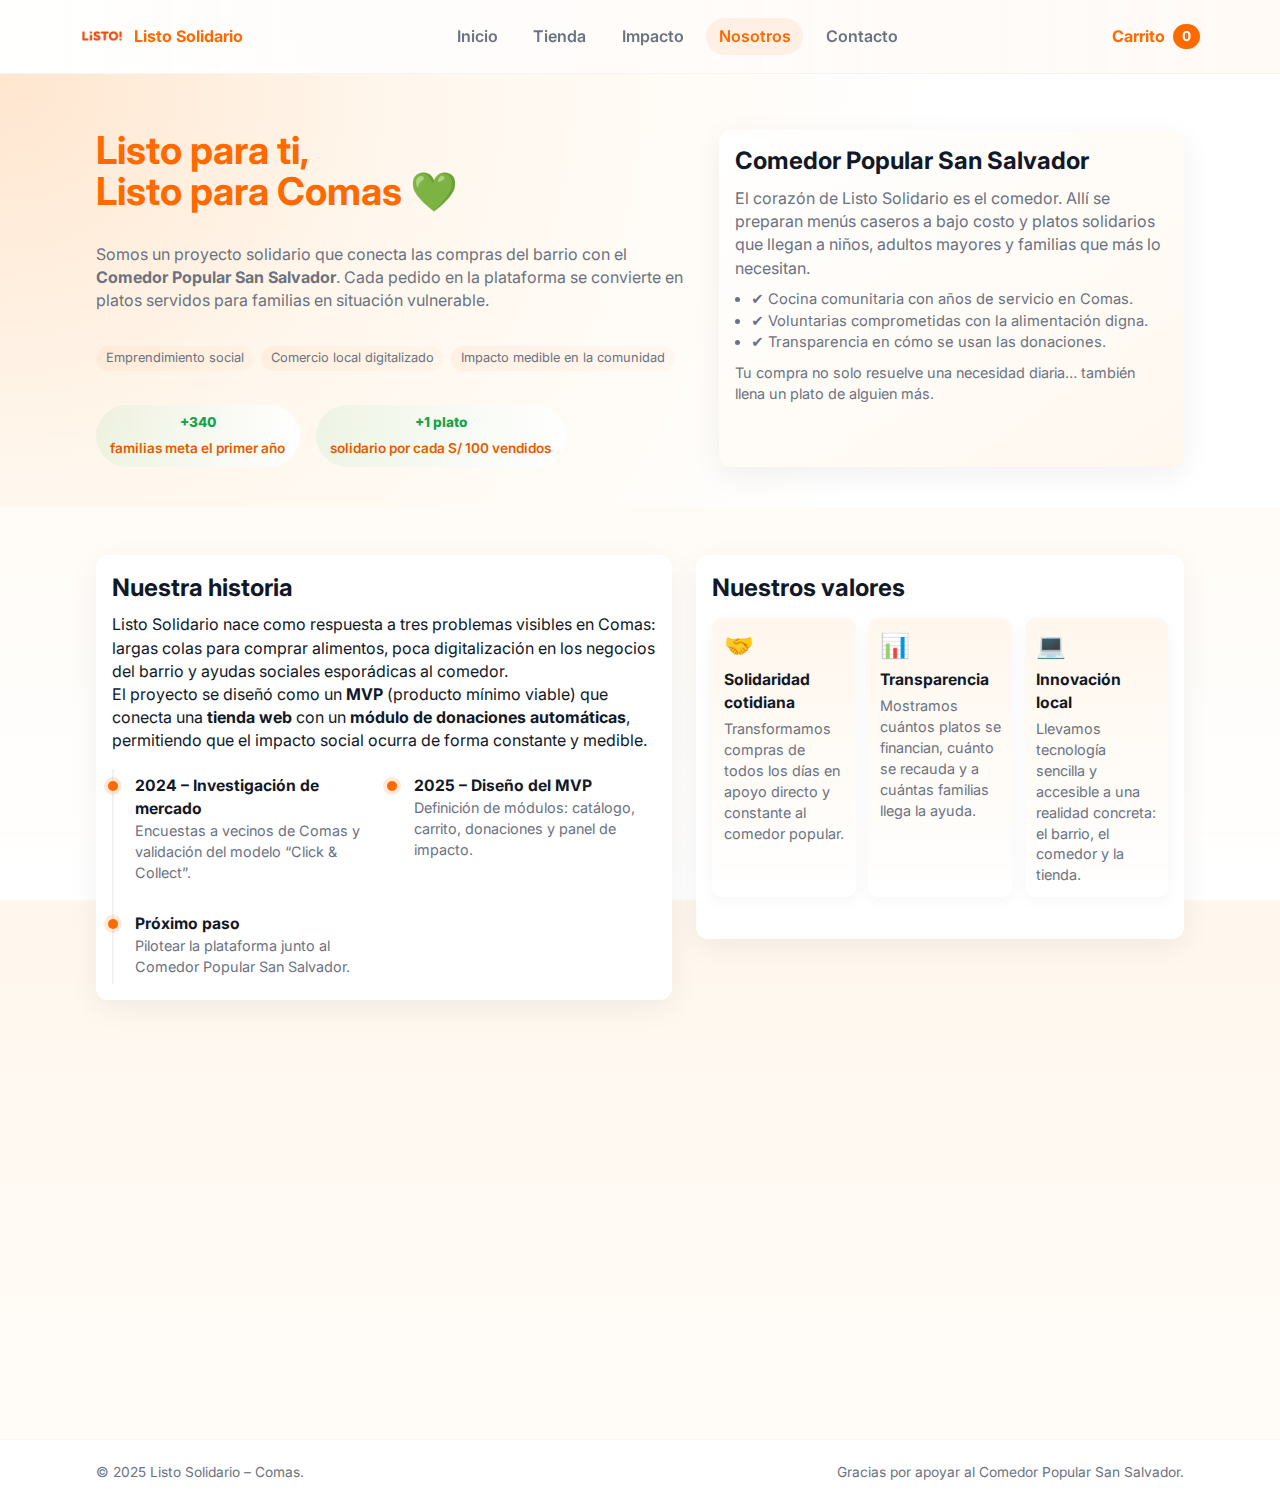
<file: nosotros.html>
<!DOCTYPE html>
<html lang="es">
<head>
  <meta charset="UTF-8">
  <title>Listo Solidario | Nosotros</title>
  <meta name="viewport" content="width=device-width, initial-scale=1.0">
  <link rel="stylesheet" href="assets/css/reset.css">
  <link rel="stylesheet" href="assets/css/styles.css">
  <link rel="preconnect" href="https://fonts.googleapis.com">
  <link rel="preconnect" href="https://fonts.gstatic.com" crossorigin>
  <link href="https://fonts.googleapis.com/css2?family=Inter:wght@300;400;600;700;800&display=swap" rel="stylesheet">
  <meta name="theme-color" content="#ff6a00">
</head>
<body data-page="about">
  <header class="main-header">
    <div class="container header-content">
      <a href="index.html" class="logo">
        <img src="assets/img/logoListo.png" alt="Logo Listo Solidario">
        <span>Listo Solidario</span>
      </a>

      <nav class="main-nav" id="mainNav">
        <a href="index.html" class="nav-link">Inicio</a>
        <a href="tienda.html" class="nav-link">Tienda</a>
        <a href="impacto.html" class="nav-link">Impacto</a>
        <a href="nosotros.html" class="nav-link active">Nosotros</a>
        <a href="contacto.html" class="nav-link">Contacto</a>
      </nav>

      <button class="burger" id="burgerBtn" aria-label="Abrir menú">
        ☰
      </button>

      <a href="tienda.html" class="cart-link">
        <span>Carrito</span>
        <span id="cartCount" class="cart-count">0</span>
      </a>
    </div>
  </header>

  <main>
    <!-- Hero Nosotros -->
    <section class="section about-hero">
      <div class="container about-hero-grid">
        <div class="about-hero-text">
          <h1>Listo para ti,<br>Listo para Comas 💚</h1>
          <p>
            Somos un proyecto solidario que conecta las compras del barrio con el
            <strong>Comedor Popular San Salvador</strong>. Cada pedido en la plataforma
            se convierte en platos servidos para familias en situación vulnerable.
          </p>

          <div class="hero-badges">
            <span>Emprendimiento social</span>
            <span>Comercio local digitalizado</span>
            <span>Impacto medible en la comunidad</span>
          </div>

          <div class="about-pill-row">
            <div class="about-pill">
              <span class="about-pill-label">+340</span>
              <span>familias meta el primer año</span>
            </div>
            <div class="about-pill">
              <span class="about-pill-label">+1 plato</span>
              <span>solidario por cada S/ 100 vendidos</span>
            </div>
          </div>
        </div>

        <div class="about-hero-card card">
          <h2>Comedor Popular San Salvador</h2>
          <p>
            El corazón de Listo Solidario es el comedor. Allí se preparan menús caseros
            a bajo costo y platos solidarios que llegan a niños, adultos mayores y
            familias que más lo necesitan.
          </p>
          <ul class="about-highlight-list">
            <li>✔ Cocina comunitaria con años de servicio en Comas.</li>
            <li>✔ Voluntarias comprometidas con la alimentación digna.</li>
            <li>✔ Transparencia en cómo se usan las donaciones.</li>
          </ul>
          <p class="about-note">
            Tu compra no solo resuelve una necesidad diaria… también llena un plato
            de alguien más.
          </p>
        </div>
      </div>
    </section>

    <!-- Historia + Valores -->
    <section class="section">
      <div class="container about-grid">
        <article class="card about-block">
          <h2>Nuestra historia</h2>
          <p>
            Listo Solidario nace como respuesta a tres problemas visibles en Comas:
            largas colas para comprar alimentos, poca digitalización en los negocios
            del barrio y ayudas sociales esporádicas al comedor.
          </p>
          <p>
            El proyecto se diseñó como un <strong>MVP</strong> (producto mínimo viable)
            que conecta una <strong>tienda web</strong> con un
            <strong>módulo de donaciones automáticas</strong>,
            permitiendo que el impacto social ocurra de forma constante y medible.
          </p>

          <ul class="timeline">
            <li>
              <span class="timeline-dot"></span>
              <div>
                <h3>2024 – Investigación de mercado</h3>
                <p>Encuestas a vecinos de Comas y validación del modelo “Click & Collect”.</p>
              </div>
            </li>
            <li>
              <span class="timeline-dot"></span>
              <div>
                <h3>2025 – Diseño del MVP</h3>
                <p>Definición de módulos: catálogo, carrito, donaciones y panel de impacto.</p>
              </div>
            </li>
            <li>
              <span class="timeline-dot"></span>
              <div>
                <h3>Próximo paso</h3>
                <p>Pilotear la plataforma junto al Comedor Popular San Salvador.</p>
              </div>
            </li>
          </ul>
        </article>

        <article class="card about-block">
          <h2>Nuestros valores</h2>
          <div class="values-grid">
            <div class="value-card">
              <span class="value-icon">🤝</span>
              <h3>Solidaridad cotidiana</h3>
              <p>
                Transformamos compras de todos los días en apoyo directo y
                constante al comedor popular.
              </p>
            </div>
            <div class="value-card">
              <span class="value-icon">📊</span>
              <h3>Transparencia</h3>
              <p>
                Mostramos cuántos platos se financian, cuánto se recauda
                y a cuántas familias llega la ayuda.
              </p>
            </div>
            <div class="value-card">
              <span class="value-icon">💻</span>
              <h3>Innovación local</h3>
              <p>
                Llevamos tecnología sencilla y accesible a una realidad
                concreta: el barrio, el comedor y la tienda.
              </p>
            </div>
          </div>
        </article>
      </div>
    </section>

    <!-- Equipo -->
    <section class="section">
      <div class="container">
        <h2 class="section-title">Equipo detrás de Listo Solidario</h2>
        <p class="section-subtitle">
          Un equipo multidisciplinario que combina tecnología, gestión social y comunicación.
        </p>

        <div class="team-grid">
          <article class="team-card card">
            <div class="team-avatar">PM</div>
            <div>
              <h3>Jefe de Proyecto</h3>
              <p>
                Coordina el avance del proyecto, los hitos con el comedor y el
                cumplimiento de los objetivos sociales y tecnológicos.
              </p>
            </div>
          </article>

          <article class="team-card card">
            <div class="team-avatar">DEV</div>
            <div>
              <h3>Desarrollador Full Stack</h3>
              <p>
                Construye la plataforma, integra el carrito y asegura que la
                experiencia sea rápida y estable.
              </p>
            </div>
          </article>

          <article class="team-card card">
            <div class="team-avatar">UX</div>
            <div>
              <h3>Diseño UX/UI</h3>
              <p>
                Diseña pantallas claras, accesibles y pensadas para el uso
                desde el celular en Comas.
              </p>
            </div>
          </article>

          <article class="team-card card">
            <div class="team-avatar">DATA</div>
            <div>
              <h3>Investigación & Datos</h3>
              <p>
                Analiza las encuestas, mide el impacto y traduce los números en
                decisiones para mejorar el MVP.
              </p>
            </div>
          </article>
        </div>
      </div>
    </section>
  </main>

  <footer class="main-footer">
    <div class="container footer-grid">
      <p>&copy; 2025 Listo Solidario – Comas.</p>
      <p>Gracias por apoyar al Comedor Popular San Salvador.</p>
    </div>
  </footer>

  <script src="assets/js/main.js"></script>
</body>
</html>
</file>
<file: assets/css/styles.css>
:root {
  --color-bg: linear-gradient(180deg,#fff7ed 0%, #fff 100%);
  --surface: #ffffff;
  --glass: rgba(255,255,255,0.7);
  --color-primary: #ff6a00; /* naranja principal */
  --color-primary-600: #e65a00;
  --color-accent: #ff9a3c; /* tono cálido para acentos */
  --muted: #6b7280;
  --text: #111827;
  --radius-lg: 1.2rem;
  --radius-md: 0.75rem;
  --card-shadow: 0 8px 30px rgba(16,24,40,0.06);
  --glass-shadow: 0 6px 22px rgba(16,24,40,0.06);
}

/* Typography and base */
html,body{height:100%;}
body{
  font-family: 'Inter', system-ui, -apple-system, 'Segoe UI', Roboto, sans-serif;
  background: var(--color-bg);
  color: var(--text);
  -webkit-font-smoothing:antialiased;
  -moz-osx-font-smoothing:grayscale;
  line-height:1.45;
}

.container{max-width:1120px;margin:0 auto;padding:0 1rem;width:100%;}

/* Header */
.main-header{
  position:sticky;top:0;z-index:40;
  backdrop-filter: blur(6px);
  background: linear-gradient(90deg, rgba(255,255,255,0.9), rgba(255,250,248,0.8));
  border-bottom: 1px solid rgba(15,23,42,0.04);
}
.header-content{display:flex;align-items:center;justify-content:space-between;gap:1rem;padding:0.9rem 0}
.logo{display:flex;align-items:center;gap:0.6rem;text-decoration:none;color:var(--color-primary);font-weight:700}
.logo img{width:44px;height:44px;object-fit:contain;border-radius:10px}

.main-nav{display:flex;gap:0.6rem;align-items:center}
.nav-link{padding:0.45rem 0.8rem;border-radius:999px;text-decoration:none;color:var(--muted);font-weight:600;transition:all .18s ease}
.nav-link:hover{transform:translateY(-2px);color:var(--color-primary)}
.nav-link.active{background:rgba(255,106,0,0.08);color:var(--color-primary)}

.cart-link{display:flex;align-items:center;gap:0.5rem;color:var(--color-primary);font-weight:700;text-decoration:none}
.cart-link:hover .cart-count{transform:scale(1.06);}
.cart-count{background:var(--color-primary);color:#fff;border-radius:999px;padding:0.18rem 0.55rem;font-size:0.85rem;display:inline-block;min-width:26px;text-align:center;transition:transform .25s ease}
.cart-count.pulse{animation:cartPulse .9s cubic-bezier(.2,.9,.3,1)}

@keyframes cartPulse{0%{transform:scale(1)}40%{transform:scale(1.25)}100%{transform:scale(1)}}

.burger{display:none;background:none;border:0;font-size:1.35rem;padding:0.25rem;border-radius:8px;cursor:pointer}
.burger.is-open{transform:rotate(90deg)}

/* Sections */
.section{padding:3rem 0}
.section-title{font-size:1.9rem;margin-bottom:.6rem}
.section-subtitle{color:var(--muted);margin-bottom:1rem}

/* Hero */
.hero{padding:3rem 0;background:linear-gradient(135deg,#fff7ed 0%, #fff 60%)}
.hero-grid{display:grid;grid-template-columns:1.1fr .9fr;gap:2rem;align-items:center}
.hero-text h1{font-size:2.6rem;color:var(--color-primary);line-height:1.05}
.hero-text p{color:var(--muted)}
.hero-actions{display:flex;gap:.8rem;flex-wrap:wrap}
.hero-badges{display:flex;gap:.5rem;flex-wrap:wrap}
.hero-badges span{font-size:.8rem;padding:.2rem .6rem;border-radius:999px;background:linear-gradient(90deg,rgba(255,106,0,0.06),rgba(255,150,60,0.04));color:var(--muted)}
.hero-image img{border-radius:var(--radius-lg);box-shadow:var(--card-shadow);width:100%;height:auto}

/* Buttons */
.btn-primary{background:linear-gradient(90deg,var(--color-primary),var(--color-primary-600));color:#fff;border:0;padding:.7rem 1.1rem;border-radius:999px;cursor:pointer;font-weight:700;box-shadow:0 6px 18px rgba(255,106,0,0.12);transition:transform .18s ease,box-shadow .18s}
.btn-primary:hover{transform:translateY(-3px);box-shadow:0 18px 40px rgba(16,24,40,0.12)}
.btn-outline{background:transparent;border:1px solid rgba(255,106,0,0.12);padding:.6rem 1rem;border-radius:999px;color:var(--color-accent);font-weight:700}
.full-width{width:100%}

/* Cards and grids */
.card{background:var(--surface);border-radius:var(--radius-md);padding:1rem;box-shadow:var(--card-shadow)}
.grid-3{display:grid;grid-template-columns:repeat(3,1fr);gap:1.25rem}

/* Product grid */
.store-grid{display:grid;grid-template-columns:1.7fr 1.1fr;gap:1.5rem;align-items:start}
.products-grid{display:grid;grid-template-columns:repeat(2,1fr);gap:1rem}
.product-card{background:linear-gradient(180deg,#fff,#fff);border-radius:.9rem;padding:.8rem;display:flex;flex-direction:column;gap:.5rem;transition:transform .22s cubic-bezier(.2,.9,.3,1),box-shadow .22s}
.product-card:hover{transform:translateY(-6px) scale(1.01);box-shadow:0 20px 40px rgba(16,24,40,0.08)}
.product-card img{border-radius:.7rem;height:160px;object-fit:cover;width:100%}
.product-name{font-weight:700}
.product-price{color:var(--color-accent);font-weight:800}
.product-meta{color:var(--muted);font-size:.9rem}

/* ===== CARRITO / LATERAL DERECHA ===== */

.store-cart{
  position:sticky;
  top:5rem;
  background:linear-gradient(180deg,rgba(255,255,255,0.96),#fff);
  padding:1.2rem 1.1rem 1.3rem;
  border-radius:var(--radius-md);
  box-shadow:var(--glass-shadow);
  border:1px solid rgba(15,23,42,0.04);
  display:flex;
  flex-direction:column;
  gap:0.7rem;
}

/* título del carrito */
.store-cart h2{
  font-size:1.1rem;
  font-weight:800;
  display:flex;
  align-items:center;
  gap:.4rem;
  margin-bottom:.2rem;
}
.store-cart h2::before{
  content:"🛒";
  font-size:1.1rem;
}

/* Mensaje carrito vacío */
.empty-cart{
  background:rgba(249,250,251,0.9);
  border-radius:.7rem;
  padding:.6rem .75rem;
  font-size:.9rem;
  color:var(--muted);
  display:flex;
  align-items:center;
  gap:.4rem;
}
.empty-cart::before{
  content:"✨";
}

/* Tabla del carrito */
.cart-table{
  width:100%;
  border-collapse:collapse;
  margin-top:.3rem;
  margin-bottom:.3rem;
}
.cart-table thead{
  position:sticky;
  top:0;
  background:linear-gradient(90deg,#fff7ed,#ffffff);
  z-index:1;
}
.cart-table th,
.cart-table td{
  font-size:.86rem;
  padding:.35rem .15rem;
  text-align:left;
  border-bottom:1px dashed rgba(148,163,184,0.35);
}
.cart-table th{
  font-weight:700;
  color:var(--muted);
}
.cart-table tbody tr{
  transition:background .15s ease, transform .12s ease;
}
.cart-table tbody tr:hover{
  background:rgba(255,247,237,0.6);
  transform:translateY(-1px);
}

/* Cantidad */
.cart-qty{
  width:3rem;
  padding:.25rem .3rem;
  border-radius:999px;
  border:1px solid rgba(148,163,184,0.7);
  font-size:.8rem;
  text-align:center;
  outline:none;
  transition:border .15s ease, box-shadow .15s ease, background .15s;
}
.cart-qty:focus{
  border-color:var(--color-primary);
  box-shadow:0 0 0 1px rgba(255,106,0,0.28);
  background:#fff;
}

/* Botón eliminar */
.cart-remove-btn{
  background:rgba(248,250,252,0.6);
  border:0;
  color:#9ca3af;
  cursor:pointer;
  font-size:1.15rem;
  border-radius:999px;
  width:1.8rem;
  height:1.8rem;
  display:flex;
  align-items:center;
  justify-content:center;
  transition:background .15s ease, transform .15s ease, color .15s ease;
}
.cart-remove-btn:hover{
  background:rgba(239,68,68,0.07);
  color:#ef4444;
  transform:scale(1.05);
}

/* Resumen y totales */
.cart-summary{
  margin-top:.6rem;
  padding-top:.5rem;
  border-top:1px solid rgba(148,163,184,0.4);
  display:flex;
  flex-direction:column;
  gap:.4rem;
}
.cart-summary p{
  display:flex;
  align-items:center;
  justify-content:space-between;
  font-size:.92rem;
}
.cart-summary .amount{
  font-variant-numeric:tabular-nums;
}
.cart-summary .strong{
  font-weight:800;
}

/* franja total */
.cart-total{
  margin-top:.25rem;
  padding:.45rem .6rem;
  border-radius:.7rem;
  background:linear-gradient(90deg,rgba(255,106,0,0.09),rgba(255,154,60,0.12));
  font-weight:700;
}

/* Caja de donación */
.donation-box{
  background:linear-gradient(135deg,rgba(255,106,0,0.06),rgba(255,247,237,0.9));
  padding:.75rem .8rem;
  border-radius:.8rem;
  margin:.4rem 0 .5rem;
  border:1px solid rgba(251,146,60,0.3);
  box-shadow:0 4px 14px rgba(251,146,60,0.12);
}
.donation-box h3{
  font-size:.95rem;
  margin-bottom:.4rem;
  display:flex;
  align-items:center;
  gap:.35rem;
}
.donation-box h3::before{
  content:"💚";
}
.donation-option{
  display:flex;
  align-items:center;
  gap:.4rem;
  font-size:.86rem;
  padding:.25rem .35rem;
  border-radius:.6rem;
  cursor:pointer;
  transition:background .15s ease, transform .08s;
}
.donation-option input{
  accent-color:var(--color-primary);
}
.donation-option:hover{
  background:rgba(255,255,255,0.8);
  transform:translateY(-1px);
}

/* campos extra donación */
.donation-extra{
  margin:.25rem 0 .2rem 1.85rem;
  display:flex;
  flex-direction:column;
  gap:.2rem;
}
.donation-extra input{
  width:100%;
  max-width:140px;
  border-radius:999px;
  border:1px solid rgba(148,163,184,0.9);
  padding:.3rem .55rem;
  font-size:.85rem;
  outline:none;
  font-variant-numeric:tabular-nums;
}
.donation-extra input:focus{
  border-color:var(--color-primary);
  box-shadow:0 0 0 1px rgba(255,106,0,0.26);
}
.donation-extra small{
  font-size:.75rem;
  color:var(--muted);
}

.hidden{display:none;}

/* Mensaje de pedido */
.order-message{
  margin-top:.4rem;
  font-size:.86rem;
  min-height:1.2rem;
}

/* Botón confirmar */
#btnConfirmOrder{
  margin-top:.3rem;
}

/* Impact */
.impact-number{font-size:1.9rem;font-weight:800;color:var(--color-primary);margin:.3rem 0}

/* Forms */
.contact-form input,.contact-form textarea{border-radius:.6rem;border:1px solid rgba(15,23,42,0.06);padding:.6rem;font-size:.95rem}

/* Reveal animations */
.reveal{opacity:0;transform:translateY(8px);transition:opacity .6s ease,transform .6s cubic-bezier(.2,.9,.3,1)}
.reveal.visible{opacity:1;transform:none}

/* Footer */
.main-footer{
  border-top:1px solid rgba(15,23,42,0.04);
  padding:1.4rem 0 1.8rem;
  background:#fff;
}
.footer-grid{
  display:flex;
  flex-wrap:wrap;
  justify-content:space-between;
  gap:.4rem;
  font-size:.86rem;
  color:var(--muted);
}

/* Responsive */
@media (max-width:880px){
  .hero-grid,.highlight-grid,.store-grid,.about-grid,.contact-grid{grid-template-columns:1fr}
  .products-grid{grid-template-columns:1fr}
  .grid-3{grid-template-columns:1fr}
  .store-cart{
    position:static;
    order:-1;
  }
  .main-nav{position:absolute;top:64px;left:0;right:0;background:var(--surface);flex-direction:column;padding:0.7rem 1rem;border-bottom:1px solid rgba(15,23,42,0.04);display:none}
  .main-nav.open{display:flex}
  .burger{display:block}
}

@media (prefers-reduced-motion:reduce){
  .reveal{transition:none!important}
  .product-card,.btn-primary,.cart-count{transition:none!important}
}

/* Small helpers */
.muted{color:var(--muted)}

/* ===================== */
/* CART & DONATION 2.0   */
/* ===================== */

.store-cart {
  position: sticky;
  top: 5rem;
  background: radial-gradient(circle at top left, #fff7ed 0, #ffffff 55%);
  padding: 1.1rem 1rem 1.2rem;
  border-radius: 1rem;
  box-shadow: var(--glass-shadow);
  border: 1px solid rgba(15, 23, 42, 0.04);
}

.store-cart h2 {
  display: flex;
  align-items: center;
  justify-content: space-between;
  gap: 0.4rem;
  font-size: 1.05rem;
  font-weight: 700;
  margin-bottom: 0.4rem;
}

.store-cart h2::after {
  content: "🛒";
  font-size: 1.1rem;
}

/* Mensaje carrito vacío */
.empty-cart {
  font-size: 0.9rem;
  color: var(--muted);
  padding: 0.6rem 0.8rem;
  border-radius: 0.7rem;
  background: rgba(15, 23, 42, 0.02);
  margin-bottom: 0.6rem;
}

/* Tabla del carrito */
.cart-table {
  width: 100%;
  border-collapse: collapse;
  margin-bottom: 0.75rem;
}

.cart-table thead th {
  text-align: left;
  font-size: 0.8rem;
  font-weight: 600;
  color: var(--muted);
  padding: 0.35rem 0;
  border-bottom: 1px solid rgba(15, 23, 42, 0.06);
}

.cart-table tbody td {
  font-size: 0.9rem;
  padding: 0.35rem 0;
  border-bottom: 1px dashed rgba(15, 23, 42, 0.05);
  vertical-align: middle;
}

.cart-row:hover {
  background: linear-gradient(
    90deg,
    rgba(255, 106, 0, 0.02),
    rgba(255, 150, 60, 0.02)
  );
}

/* Nombre y precio */
.cart-item-name span {
  font-weight: 500;
}

.cart-item-price {
  font-weight: 600;
  color: var(--color-accent);
}

/* Input cantidad */
.cart-qty-wrapper {
  display: inline-flex;
  align-items: center;
  gap: 0.25rem;
  border-radius: 999px;
  padding: 0.1rem 0.35rem;
  background: rgba(15, 23, 42, 0.02);
}

.cart-qty {
  width: 3rem;
  border: none;
  background: transparent;
  text-align: center;
  font-size: 0.85rem;
  font-weight: 600;
  color: var(--text);
  outline: none;
}

.cart-qty:focus {
  box-shadow: 0 0 0 1px var(--color-primary-600);
  border-radius: 999px;
}

/* Botón eliminar */
.cart-item-action {
  text-align: right;
}

.cart-remove-btn {
  background: rgba(248, 113, 113, 0.05);
  border-radius: 999px;
  border: none;
  color: #b91c1c;
  width: 26px;
  height: 26px;
  cursor: pointer;
  display: inline-flex;
  align-items: center;
  justify-content: center;
  font-size: 1.1rem;
  transition: background 0.15s ease, transform 0.15s ease;
}

.cart-remove-btn:hover {
  background: rgba(248, 113, 113, 0.18);
  transform: translateY(-1px) scale(1.02);
}

/* Resumen */
.cart-summary {
  margin-top: 0.6rem;
  border-top: 1px solid rgba(15, 23, 42, 0.06);
  padding-top: 0.6rem;
  display: flex;
  flex-direction: column;
  gap: 0.35rem;
  font-size: 0.92rem;
}

.cart-summary .amount {
  font-weight: 600;
}

.cart-summary .strong {
  font-size: 1.05rem;
}

/* Caja de donación mejorada */
.donation-box {
  margin: 0.35rem 0 0.4rem;
  padding: 0.7rem 0.75rem;
  border-radius: 0.85rem;
  background: linear-gradient(
    135deg,
    rgba(255, 106, 0, 0.06),
    rgba(255, 150, 60, 0.03)
  );
  border: 1px solid rgba(255, 106, 0, 0.16);
}

.donation-box h3 {
  font-size: 0.95rem;
  margin-bottom: 0.4rem;
}

.donation-option {
  display: flex;
  align-items: center;
  gap: 0.4rem;
  font-size: 0.88rem;
  margin-bottom: 0.25rem;
  cursor: pointer;
}

.donation-option input[type="radio"] {
  accent-color: var(--color-primary);
}

.donation-extra {
  margin-left: 1.5rem;
  margin-bottom: 0.3rem;
}

.donation-extra input[type="number"] {
  width: 6rem;
  border-radius: 0.7rem;
  border: 1px solid rgba(15, 23, 42, 0.08);
  padding: 0.25rem 0.45rem;
  font-size: 0.85rem;
}

.donation-extra small {
  display: block;
  margin-top: 0.1rem;
  font-size: 0.78rem;
  color: var(--muted);
}

/* Mensaje de pedido */
.order-message {
  margin-top: 0.5rem;
  font-size: 0.86rem;
  min-height: 1.2em;
  opacity: 0;
  transform: translateY(4px);
  transition: opacity 0.3s ease, transform 0.3s ease;
}

.order-message-visible {
  opacity: 1;
  transform: none;
}

/* Botón confirmar en la tarjeta del carrito */
.store-cart .btn-primary.full-width {
  margin-top: 0.4rem;
}

/* Responsive tweaks: carrito abajo en móviles */
@media (max-width: 880px) {
  .store-cart {
    position: static;
    order: 2;
    margin-top: 1.5rem;
  }
}


/* ===========================
   NOSOTROS / ABOUT PAGE
   =========================== */

.about-hero {
  padding-top: 3.2rem;
  padding-bottom: 2.5rem;
  background: radial-gradient(circle at top left, #ffe6cf 0, #fff7ed 30%, #ffffff 70%);
}

.about-hero-grid {
  display: grid;
  grid-template-columns: minmax(0, 1.3fr) minmax(0, 1fr);
  gap: 2.5rem;
  align-items: center;
}

.about-hero h1 {
  font-size: 2.4rem;
  line-height: 1.08;
  color: var(--color-primary);
  margin-bottom: 0.75rem;
}

.about-hero p {
  color: var(--muted);
}

.about-hero-text {
  display: flex;
  flex-direction: column;
  gap: 1.1rem;
}

.about-pill {
  display: inline-flex;
  align-items: center;
  gap: 0.4rem;
  font-size: 0.8rem;
  padding: 0.2rem 0.7rem;
  border-radius: 999px;
  background: linear-gradient(90deg, rgba(255, 106, 0, 0.08), rgba(255, 154, 60, 0.06));
  color: var(--color-primary-600);
  font-weight: 600;
}

.about-hero-badges {
  display: grid;
  grid-template-columns: repeat(2, minmax(0, 1fr));
  gap: 0.7rem;
}

.about-hero-badge {
  display: flex;
  gap: 0.6rem;
  padding: 0.55rem 0.65rem;
  border-radius: 0.9rem;
  background: rgba(255, 255, 255, 0.8);
  box-shadow: var(--glass-shadow);
  align-items: flex-start;
}

.badge-dot {
  width: 11px;
  height: 11px;
  border-radius: 999px;
  background: var(--color-primary);
  flex-shrink: 0;
  margin-top: 0.2rem;
}

.badge-dot.green {
  background: #16a34a;
}

.badge-title {
  font-size: 0.85rem;
  font-weight: 700;
  margin-bottom: 0.15rem;
}

.badge-text {
  font-size: 0.8rem;
  color: var(--muted);
}

.about-hero-visual {
  display: flex;
  flex-direction: column;
  gap: 0.9rem;
}

.about-hero-card {
  border-radius: var(--radius-md);
  padding: 0.9rem 1rem;
  background: linear-gradient(145deg, #ffffff, rgba(255, 247, 237, 0.9));
  box-shadow: var(--card-shadow);
}

.about-hero-card.secondary {
  background: linear-gradient(135deg, #f0fdf4, #ffffff);
}

.about-hero-label {
  font-size: 0.8rem;
  text-transform: uppercase;
  letter-spacing: 0.06em;
  color: var(--muted);
  margin-bottom: 0.4rem;
}

.about-hero-flow {
  display: inline-flex;
  align-items: center;
  gap: 0.4rem;
  font-size: 1.3rem;
  margin-bottom: 0.3rem;
}

.flow-arrow {
  font-size: 1rem;
  color: var(--muted);
}

.about-hero-caption {
  font-size: 0.85rem;
  color: var(--muted);
}

.mini-label {
  font-size: 0.8rem;
  font-weight: 600;
  color: #15803d;
  margin-bottom: 0.2rem;
}

.mini-text {
  font-size: 0.9rem;
  color: var(--muted);
}

/* About sections */

.about-section {
  padding-top: 2.5rem;
  padding-bottom: 2.5rem;
}

.about-section.alt-bg {
  background: linear-gradient(180deg, #fffaf5, #ffffff);
}

.about-grid {
  display: grid;
  grid-template-columns: minmax(0, 1fr) minmax(0, 1fr);
  gap: 1.5rem;
}

.about-card h2 {
  font-size: 1.4rem;
  margin-bottom: 0.4rem;
}

.about-card p + p {
  margin-top: 0.45rem;
}

/* Timeline / Cómo funciona */

.timeline {
  display: grid;
  grid-template-columns: repeat(2, minmax(0, 1fr));
  gap: 1rem;
  margin-top: 1.4rem;
}

.timeline-item {
  position: relative;
  padding-left: 3rem;
  overflow: hidden;
}

.timeline-item::before {
  content: "";
  position: absolute;
  left: 1.2rem;
  top: 0.9rem;
  bottom: 0.9rem;
  width: 2px;
  background: linear-gradient(to bottom, rgba(255, 106, 0, 0.15), rgba(255, 154, 60, 0.05));
}

.timeline-icon {
  position: absolute;
  left: 0.4rem;
  top: 0.8rem;
  width: 1.6rem;
  height: 1.6rem;
  border-radius: 999px;
  background: #fff;
  border: 2px solid rgba(255, 106, 0, 0.6);
  display: flex;
  align-items: center;
  justify-content: center;
  font-size: 0.85rem;
  font-weight: 700;
  color: var(--color-primary-600);
}

.timeline-content h3 {
  font-size: 1.05rem;
  margin-bottom: 0.25rem;
}

.timeline-content p {
  font-size: 0.9rem;
  color: var(--muted);
}

/* Valores y equipo */

.values-header {
  max-width: 640px;
  margin-bottom: 1.2rem;
}

.values-grid {
  display: grid;
  grid-template-columns: repeat(4, minmax(0, 1fr));
  gap: 1rem;
  margin-bottom: 1.6rem;
}

.value-card h3 {
  font-size: 1rem;
  margin-bottom: 0.25rem;
}

.value-card p {
  font-size: 0.9rem;
  color: var(--muted);
}

.team-block {
  display: grid;
  grid-template-columns: minmax(0, 2fr) minmax(0, 1.1fr);
  gap: 1.1rem;
  align-items: center;
  margin-top: 0.6rem;
}

.team-text p + p {
  margin-top: 0.45rem;
}

.team-tags {
  display: flex;
  flex-wrap: wrap;
  gap: 0.4rem;
  justify-content: flex-end;
}

.team-tag {
  font-size: 0.8rem;
  padding: 0.25rem 0.7rem;
  border-radius: 999px;
  border: 1px solid rgba(148, 163, 184, 0.5);
  background: rgba(255, 255, 255, 0.8);
}

/* CTA final */

.about-cta {
  padding-top: 0;
  padding-bottom: 3rem;
}

.about-cta-box {
  display: flex;
  align-items: center;
  justify-content: space-between;
  gap: 1rem;
  background: linear-gradient(90deg, #ffedd5, #ffffff);
}

.about-cta-box h2 {
  font-size: 1.5rem;
  margin-bottom: 0.3rem;
}

.about-cta-box p {
  color: var(--muted);
}

.about-cta-actions {
  display: flex;
  flex-wrap: wrap;
  gap: 0.6rem;
  justify-content: flex-end;
}

/* Responsive ajustes para Nosotros */

@media (max-width: 880px) {
  .about-hero-grid {
    grid-template-columns: 1fr;
  }

  .about-grid {
    grid-template-columns: 1fr;
  }

  .timeline {
    grid-template-columns: 1fr;
  }

  .values-grid {
    grid-template-columns: repeat(2, minmax(0, 1fr));
  }

  .team-block {
    grid-template-columns: 1fr;
  }

  .about-cta-box {
    flex-direction: column;
    align-items: flex-start;
  }

  .about-hero {
    padding-top: 2.2rem;
  }
}

@media (max-width: 640px) {
  .values-grid {
    grid-template-columns: 1fr;
  }
}


/* --- NOSOTROS --- */

.about-grid{
  display:grid;
  grid-template-columns:1.4fr 1fr;
  gap:1.8rem;
  align-items:flex-start;
}

.about-intro .pill{
  display:inline-block;
  margin-bottom:.6rem;
}

.about-highlights{
  margin-top:1.2rem;
  display:flex;
  flex-direction:column;
  gap:.8rem;
}

.about-highlight-item{
  display:flex;
  gap:.7rem;
  padding:.65rem .8rem;
  border-radius:.75rem;
  background:linear-gradient(90deg,rgba(255,106,0,0.03),rgba(255,150,60,0.02));
}

.about-highlight-icon{
  width:34px;height:34px;
  border-radius:999px;
  display:flex;align-items:center;justify-content:center;
  background:#fff;
  box-shadow:0 4px 14px rgba(16,24,40,0.08);
}

.about-side{
  display:flex;
  flex-direction:column;
  gap:.9rem;
}

.about-card h3{
  margin-bottom:.3rem;
}

.about-values{
  list-style:none;
  padding:0;
  margin:.4rem 0 0;
  display:flex;
  flex-wrap:wrap;
  gap:.35rem;
}

.about-values li{
  font-size:.85rem;
  padding:.2rem .55rem;
  border-radius:999px;
  background:rgba(15,23,42,0.03);
}

/* Pasos */
.about-steps{
  display:grid;
  grid-template-columns:repeat(4,1fr);
  gap:1rem;
}

.step-card{
  background:var(--surface);
  border-radius:.9rem;
  padding:1rem .9rem;
  box-shadow:var(--card-shadow);
  position:relative;
  overflow:hidden;
  transition:transform .2s ease, box-shadow .2s ease;
}

.step-card:hover{
  transform:translateY(-4px);
  box-shadow:0 20px 40px rgba(16,24,40,0.08);
}

.step-number{
  position:absolute;
  top:.6rem;right:.7rem;
  font-size:2.2rem;
  font-weight:800;
  color:rgba(148,163,184,0.22);
}

.step-card h3{
  margin-bottom:.3rem;
}

/* Equipo */
.team-grid{
  margin-top:1rem;
}

.team-card{
  position:relative;
  overflow:hidden;
}

.team-card::after{
  content:"";
  position:absolute;
  inset:0;
  background:radial-gradient(circle at top left,rgba(255,106,0,0.12),transparent 55%);
  opacity:0;
  transition:opacity .25s ease;
  pointer-events:none;
}

.team-card:hover::after{
  opacity:1;
}

.pill{
  font-size:.78rem;
  padding:.2rem .55rem;
  border-radius:999px;
}

.pill-soft{
  background:rgba(255,106,0,0.06);
  color:var(--color-primary);
}

.pill-role{
  background:rgba(15,23,42,0.06);
  color:var(--text);
}

/* FAQ */
.section-soft{
  background:linear-gradient(180deg,#fff9f4,#ffffff);
}

.faq-list{
  margin-top:1rem;
  display:flex;
  flex-direction:column;
  gap:.6rem;
}

.faq-item{
  border-radius:.8rem;
  background:#fff;
  box-shadow:0 10px 30px rgba(15,23,42,0.06);
  overflow:hidden;
}

.faq-question{
  width:100%;
  text-align:left;
  padding:.8rem 1rem;
  border:0;
  background:transparent;
  display:flex;
  align-items:center;
  justify-content:space-between;
  gap:.75rem;
  cursor:pointer;
  font-weight:600;
}

.faq-icon{
  font-size:1.3rem;
  color:var(--muted);
}

.faq-answer{
  max-height:0;
  overflow:hidden;
  padding:0 1rem;
  transition:max-height .25s ease,padding-bottom .25s ease;
  font-size:.93rem;
  color:var(--muted);
}

.faq-item.open .faq-answer{
  max-height:200px;
  padding-bottom:.8rem;
}

.faq-item.open .faq-icon{
  transform:rotate(45deg);
}

/* --- CONTACTO --- */

.contact-grid{
  display:grid;
  grid-template-columns:1.4fr 1fr;
  gap:1.8rem;
  align-items:flex-start;
}

.contact-main .pill{
  margin-bottom:.6rem;
}

.contact-form{
  margin-top:1.1rem;
  display:flex;
  flex-direction:column;
  gap:.8rem;
}

.field-group{
  display:flex;
  flex-direction:column;
  gap:.25rem;
}

.field-group label{
  font-size:.9rem;
  font-weight:600;
}

.field-group input,
.field-group select,
.field-group textarea{
  border-radius:.7rem;
  border:1px solid rgba(15,23,42,0.08);
  padding:.55rem .7rem;
  font-size:.95rem;
}

.field-row{
  display:grid;
  grid-template-columns:1fr 1fr;
  gap:.8rem;
}

.field-checkbox{
  font-size:.9rem;
}

.field-checkbox input{
  margin-right:.35rem;
}

.form-message{
  font-size:.9rem;
  margin-top:.25rem;
  min-height:1.2rem;
}

.form-message.ok{
  color:#0c7c59;
}

/* Cards contacto */

.contact-side{
  display:flex;
  flex-direction:column;
  gap:1rem;
}

.contact-card h3{
  margin-bottom:.4rem;
}

.contact-list{
  list-style:none;
  padding:0;
  margin:.2rem 0 .9rem;
  display:flex;
  flex-direction:column;
  gap:.25rem;
  font-size:.9rem;
}

.contact-label{
  font-weight:600;
}

.contact-value{
  color:var(--muted);
}

.contact-schedule{
  list-style:none;
  padding:0;
  margin:.4rem 0 .6rem;
  font-size:.9rem;
}

.contact-schedule li{
  margin-bottom:.25rem;
}

.small{
  font-size:.85rem;
}

/* Chips */

.contact-chips{
  display:flex;
  flex-wrap:wrap;
  gap:.4rem;
  margin-top:.4rem;
}

.chip{
  border-radius:999px;
  border:1px solid rgba(15,23,42,0.08);
  padding:.25rem .6rem;
  background:#fff;
  font-size:.85rem;
  cursor:pointer;
  transition:background .15s ease, transform .15s ease, box-shadow .15s ease;
}

.chip:hover{
  background:rgba(255,106,0,0.06);
  transform:translateY(-1px);
  box-shadow:0 6px 16px rgba(15,23,42,0.08);
}

/* Responsive ajustes extra */
@media (max-width:880px){
  .about-grid,
  .contact-grid{
    grid-template-columns:1fr;
  }

  .about-steps{
    grid-template-columns:1fr 1fr;
  }
}

@media (max-width:640px){
  .about-steps{
    grid-template-columns:1fr;
  }
  .field-row{
    grid-template-columns:1fr;
  }
}


/* === NOSOTROS === */
.about-hero {
  padding-top: 3.5rem;
  padding-bottom: 2.5rem;
}
.about-hero-grid {
  display: grid;
  grid-template-columns: minmax(0, 1.4fr) minmax(0, 1.1fr);
  gap: 2rem;
  align-items: stretch;
}
.about-hero-text h1 {
  font-size: 2.4rem;
  color: var(--color-primary);
  margin-bottom: 0.8rem;
}
.about-hero-text p {
  color: var(--muted);
  margin-bottom: 1rem;
}
.about-pill-row {
  display: flex;
  gap: 1rem;
  flex-wrap: wrap;
  margin-top: 1rem;
}
.about-pill {
  background: linear-gradient(90deg, rgba(34,197,94,0.08), rgba(255,255,255,0.9));
  border-radius: 999px;
  padding: 0.5rem 0.9rem;
  display: flex;
  flex-direction: column;
  font-size: 0.85rem;
}
.about-pill-label {
  font-weight: 800;
  color: #16a34a;
}
.about-hero-card h2 {
  margin-bottom: 0.5rem;
}
.about-highlight-list {
  margin: 0.6rem 0;
  padding-left: 1rem;
  color: var(--muted);
  font-size: 0.92rem;
}
.about-note {
  font-size: 0.9rem;
  color: var(--color-primary-600);
  margin-top: 0.6rem;
}

/* Historia + valores */
.about-grid {
  display: grid;
  grid-template-columns: minmax(0, 1.3fr) minmax(0, 1.1fr);
  gap: 1.5rem;
}
.about-block h2 {
  margin-bottom: 0.5rem;
}
.timeline {
  margin-top: 1rem;
  list-style: none;
  padding-left: 0;
  border-left: 2px solid rgba(15,23,42,0.06);
}
.timeline li {
  position: relative;
  padding: 0.4rem 0 0.4rem 1.3rem;
}
.timeline-dot {
  position: absolute;
  left: -6px;
  top: 0.8rem;
  width: 10px;
  height: 10px;
  border-radius: 999px;
  background: var(--color-primary);
  box-shadow: 0 0 0 4px rgba(255,106,0,0.15);
}
.timeline h3 {
  font-size: 0.98rem;
  margin-bottom: 0.05rem;
}
.timeline p {
  font-size: 0.9rem;
  color: var(--muted);
}

.values-grid {
  display: grid;
  grid-template-columns: repeat(3, minmax(0, 1fr));
  gap: 0.8rem;
  margin-top: 0.8rem;
}
.value-card {
  background: linear-gradient(180deg,#fff7ed,#ffffff);
  border-radius: 0.7rem;
  padding: 0.7rem;
  box-shadow: 0 4px 16px rgba(16,24,40,0.04);
}
.value-icon {
  font-size: 1.5rem;
}
.value-card h3 {
  margin: 0.3rem 0;
  font-size: 0.98rem;
}
.value-card p {
  font-size: 0.9rem;
  color: var(--muted);
}

/* Equipo */
.team-grid {
  display: grid;
  grid-template-columns: repeat(4, minmax(0, 1fr));
  gap: 1rem;
  margin-top: 1rem;
}
.team-card {
  display: flex;
  gap: 0.7rem;
  align-items: flex-start;
}
.team-avatar {
  width: 42px;
  height: 42px;
  border-radius: 999px;
  display: flex;
  align-items: center;
  justify-content: center;
  background: radial-gradient(circle at 0 0, #ffedd5, #fed7aa);
  font-size: 0.8rem;
  font-weight: 800;
  color: #9a3412;
}

/* === CONTACTO === */
.contact-grid {
  display: grid;
  grid-template-columns: minmax(0, 1.3fr) minmax(0, 1.1fr);
  gap: 1.5rem;
}
.contact-info h1 {
  margin-bottom: 0.3rem;
}
.contact-items {
  margin-top: 1rem;
  display: flex;
  flex-direction: column;
  gap: 0.8rem;
}
.contact-item {
  display: flex;
  gap: 0.6rem;
}
.contact-icon {
  width: 40px;
  height: 40px;
  border-radius: 999px;
  display: inline-flex;
  align-items: center;
  justify-content: center;
  background: rgba(255,106,0,0.08);
}
.contact-item h3 {
  margin-bottom: 0.1rem;
}
.contact-item small {
  font-size: 0.78rem;
  color: var(--muted);
}

/* FAQ */
.faq-block {
  margin-top: 1.5rem;
}
.faq-block h2 {
  margin-bottom: 0.5rem;
}
.faq-item {
  border-radius: 0.7rem;
  border: 1px solid rgba(15,23,42,0.06);
  margin-bottom: 0.5rem;
  overflow: hidden;
}
.faq-question {
  width: 100%;
  padding: 0.6rem 0.7rem;
  text-align: left;
  border: 0;
  background: #fff;
  display: flex;
  align-items: center;
  justify-content: space-between;
  cursor: pointer;
  font-size: 0.95rem;
}
.faq-toggle {
  font-weight: 700;
  color: var(--muted);
}
.faq-answer {
  max-height: 0;
  overflow: hidden;
  padding: 0 0.7rem;
  background: #fffaf3;
  transition: max-height 0.2s ease, padding 0.2s ease;
}
.faq-answer p {
  font-size: 0.9rem;
  color: var(--muted);
}
.faq-item.open .faq-answer {
  max-height: 200px;
  padding: 0.5rem 0.7rem 0.7rem;
}
.faq-item.open .faq-toggle {
  transform: rotate(45deg);
}

/* Formulario contacto */
.contact-form-wrapper h2 {
  margin-bottom: 0.3rem;
}
.contact-form {
  margin-top: 0.8rem;
  display: flex;
  flex-direction: column;
  gap: 0.7rem;
}
.form-row {
  display: flex;
  flex-direction: column;
  gap: 0.25rem;
}
.form-row label {
  font-size: 0.9rem;
  font-weight: 600;
}
.contact-form input,
.contact-form textarea,
.contact-form select {
  border-radius: 0.6rem;
  border: 1px solid rgba(15,23,42,0.08);
  padding: 0.55rem 0.6rem;
  font-size: 0.95rem;
  outline: none;
}
.contact-form input:focus,
.contact-form textarea:focus,
.contact-form select:focus {
  border-color: rgba(255,106,0,0.6);
  box-shadow: 0 0 0 1px rgba(255,106,0,0.25);
}
.form-row-inline {
  flex-direction: row;
  align-items: center;
  justify-content: space-between;
}
.checkbox-inline {
  font-size: 0.86rem;
  color: var(--muted);
  display: flex;
  gap: 0.3rem;
  align-items: center;
}
.form-feedback {
  margin-top: 0.5rem;
  font-size: 0.9rem;
}
.form-feedback-success {
  color: #16a34a;
}

/* === IMPACTO === */
.impact-hero {
  padding-top: 3rem;
  padding-bottom: 2.5rem;
}
.impact-hero-grid {
  display: grid;
  grid-template-columns: minmax(0, 1.4fr) minmax(0, 1.1fr);
  gap: 1.6rem;
  align-items: stretch;
}
.impact-bullets {
  margin-top: 0.9rem;
  padding-left: 1.1rem;
  font-size: 0.93rem;
  color: var(--muted);
}
.impact-hero-card h2 {
  margin-bottom: 0.7rem;
}
.impact-summary-grid {
  display: grid;
  grid-template-columns: repeat(2, minmax(0,1fr));
  gap: 0.8rem;
}
.impact-summary-item {
  background: linear-gradient(180deg,#fff7ed,#ffffff);
  border-radius: 0.7rem;
  padding: 0.7rem 0.8rem;
}
.impact-label {
  font-size: 0.8rem;
  text-transform: uppercase;
  letter-spacing: 0.03em;
  color: var(--muted);
}
.impact-number {
  font-size: 1.5rem;
  font-weight: 800;
  margin-top: 0.1rem;
}
.impact-note {
  font-size: 0.8rem;
  color: var(--muted);
  margin-top: 0.7rem;
}

/* Impact cards + barra */
.impact-grid {
  display: grid;
  grid-template-columns: minmax(0, 1.2fr) minmax(0, 1.1fr);
  gap: 1.3rem;
}
.impact-card h2 {
  margin-bottom: 0.5rem;
}
.impact-steps {
  margin-top: 0.4rem;
  padding-left: 1.1rem;
  font-size: 0.93rem;
  color: var(--muted);
}
.impact-bar {
  margin-top: 0.8rem;
  height: 16px;
  border-radius: 999px;
  background: rgba(15,23,42,0.05);
  overflow: hidden;
  display: flex;
}
.impact-bar-sales {
  background: linear-gradient(90deg,#fb923c,#f97316);
  height: 100%;
  transition: width 0.35s ease;
}
.impact-bar-donations {
  background: linear-gradient(90deg,#22c55e,#16a34a);
  height: 100%;
  transition: width 0.35s ease;
}
.impact-legend {
  margin-top: 0.5rem;
  display: flex;
  justify-content: space-between;
  font-size: 0.82rem;
  color: var(--muted);
}
.legend-box {
  display: inline-block;
  width: 14px;
  height: 8px;
  border-radius: 999px;
  margin-right: 0.25rem;
}
.legend-sales {
  background: linear-gradient(90deg,#fb923c,#f97316);
}
.legend-donations {
  background: linear-gradient(90deg,#22c55e,#16a34a);
}

/* Responsivo para estas secciones */
@media (max-width: 880px) {
  .about-hero-grid,
  .about-grid,
  .team-grid,
  .contact-grid,
  .impact-hero-grid,
  .impact-grid {
    grid-template-columns: 1fr;
  }
  .team-grid {
    grid-template-columns: repeat(2, minmax(0, 1fr));
  }
  .values-grid {
    grid-template-columns: repeat(2, minmax(0, 1fr));
  }
}
@media (max-width: 640px) {
  .team-grid,
  .values-grid {
    grid-template-columns: 1fr;
  }
}

/* ===== Modal Checkout (Pago + QR) ===== */

.modal { 
  position: fixed;
  top: 0; right: 0; bottom: 0; left: 0;
  z-index: 9999;
}

.modal.hidden { 
  display: none; 
}

.modal-backdrop {
  position: absolute;
  top: 0; right: 0; bottom: 0; left: 0;
  background: rgba(0,0,0,0.55);
}

.modal-card {
  position: relative;
  z-index: 1;
  width: 92%;
  max-width: 560px;
  margin: 6vh auto;
  background: #fff;
  border-radius: 16px;
  padding: 14px;
  box-shadow: 0 16px 40px rgba(0,0,0,0.25);
}

.modal-header {
  display: flex;
  align-items: center;
  justify-content: space-between;
  gap: 10px;
  border-bottom: 1px solid #eee;
  padding-bottom: 10px;
  margin-bottom: 10px;
}

.modal-header h3 {
  margin: 0;
  font-size: 18px;
  font-weight: 800;
}

.modal-close {
  border: none;
  background: transparent;
  cursor: pointer;
  font-size: 26px;
  line-height: 1;
  color: #444;
}

.modal-close:hover {
  color: #000;
}

.modal-body {
  font-size: 14px;
}

.modal-summary {
  background: #f9f7f2;
  border: 1px solid #eee2cc;
  border-radius: 12px;
  padding: 10px 12px;
}

.modal-summary p {
  margin: 6px 0;
}

.pay-options {
  display: grid;
  grid-template-columns: 1fr 1fr;
  gap: 10px;
  margin-top: 10px;
}

.pay-btn {
  border: 1px solid #ddd;
  background: #fff;
  border-radius: 12px;
  padding: 10px 12px;
  font-weight: 700;
  cursor: pointer;
}

.pay-btn:hover {
  background: #f6f6f6;
}

.pay-btn.danger {
  border-color: #ffb3b3;
  background: #fff3f3;
  color: #b00020;
}

.pay-btn.danger:hover {
  background: #ffecec;
}

.pay-result.hidden {
  display: none;
}

.pay-title {
  font-weight: 800;
  margin: 10px 0 6px;
}

.code-box {
  display: inline-block;
  border: 1px solid #ddd;
  background: #f6f6f6;
  border-radius: 10px;
  padding: 10px 12px;
  font-size: 18px;
  letter-spacing: 2px;
  margin: 6px 0;
  font-family: Consolas, Monaco, "Courier New", monospace;
}

.qr-wrap {
  display: flex;
  justify-content: center;
  align-items: center;
  border: 1px dashed #ccc;
  background: #fff;
  border-radius: 12px;
  padding: 12px;
  margin: 8px 0 6px;
}

.qr-wrap img {
  width: 220px;
  height: 220px;
  object-fit: contain;
}

.order-id {
  margin-top: 6px;
  font-size: 13px;
}

.modal-actions {
  margin-top: 12px;
}

/* Responsive simple */
@media (max-width: 480px) {
  .pay-options { grid-template-columns: 1fr; }
  .qr-wrap img { width: 200px; height: 200px; }
}
/* ✅ Scroll interno para el modal (barra subir/bajar) */
.modal {
  overflow: hidden; /* evita scroll del body detrás */
}

.modal-card {
  max-height: 86vh;      /* límite de altura del modal */
  overflow-y: auto;      /* ✅ activa scroll vertical */
  overflow-x: hidden;
  -webkit-overflow-scrolling: touch; /* scroll suave en móvil */
  padding-right: 10px;   /* espacio para la barra */
}

/* (Opcional) scrollbar más delgada en navegadores compatibles */
.modal-card::-webkit-scrollbar {
  width: 8px;
}
.modal-card::-webkit-scrollbar-thumb {
  background: rgba(0,0,0,0.25);
  border-radius: 10px;
}
.modal-card::-webkit-scrollbar-track {
  background: rgba(0,0,0,0.08);
}

/* ✅ Toast centrado */
.center-toast {
  position: fixed;
  inset: 0;
  display: grid;
  place-items: center;
  z-index: 9999;
  padding: 20px;
  background: rgba(0, 0, 0, 0.45);
}

.center-toast.hidden {
  display: none;
}

.center-toast-card {
  width: min(520px, 92vw);
  background: #ffffff;
  border-radius: 16px;
  padding: 18px 18px;
  box-shadow: 0 20px 60px rgba(0,0,0,0.25);
  text-align: center;
}

.center-toast-card h3 {
  margin: 0 0 8px 0;
  font-size: 18px;
}

.center-toast-card p {
  margin: 0;
  opacity: 0.85;
  font-size: 14px;
}

/* ===============================
   CARRITO: lista con scroll + botón siempre visible
================================ */

/* El aside se vuelve una "columna" */
.store-cart{
  display: flex;
  flex-direction: column;
  max-height: calc(100vh - 140px); /* ajusta si tu header es más alto */
  position: sticky;               /* se queda visible al hacer scroll */
  top: 110px;                     /* ajusta según tu header */
}

/* Mensaje de carrito vacío no empuja todo */
#emptyCartMessage{
  margin-bottom: 10px;
}

/* La TABLA es la parte que scrollea */
.cart-table{
  flex: 1;               /* ocupa el espacio disponible */
  overflow-y: auto;      /* scroll aquí */
  display: block;
  min-height: 120px;     /* evita que colapse */
  max-height: 100%;
  padding-right: 6px;    /* para que no tape el scrollbar */
}

/* Mantener encabezado visible y columnas alineadas */
.cart-table thead,
.cart-table tbody tr{
  display: table;
  width: 100%;
  table-layout: fixed;
}

.cart-table tbody{
  display: table;
  width: 100%;
}

/* El resumen y botón quedan abajo SIEMPRE visibles */
.cart-summary{
  flex-shrink: 0;
  padding-top: 12px;
  margin-top: 10px;
  border-top: 1px solid rgba(0,0,0,0.08);
  background: #fff; /* importante para que no se vea “transparente” */
  position: sticky;
  bottom: 0;
}

/* Scrollbar (opcional) */
.cart-table::-webkit-scrollbar{
  width: 6px;
}
.cart-table::-webkit-scrollbar-thumb{
  background: #cfcfcf;
  border-radius: 10px;
}
</file>
